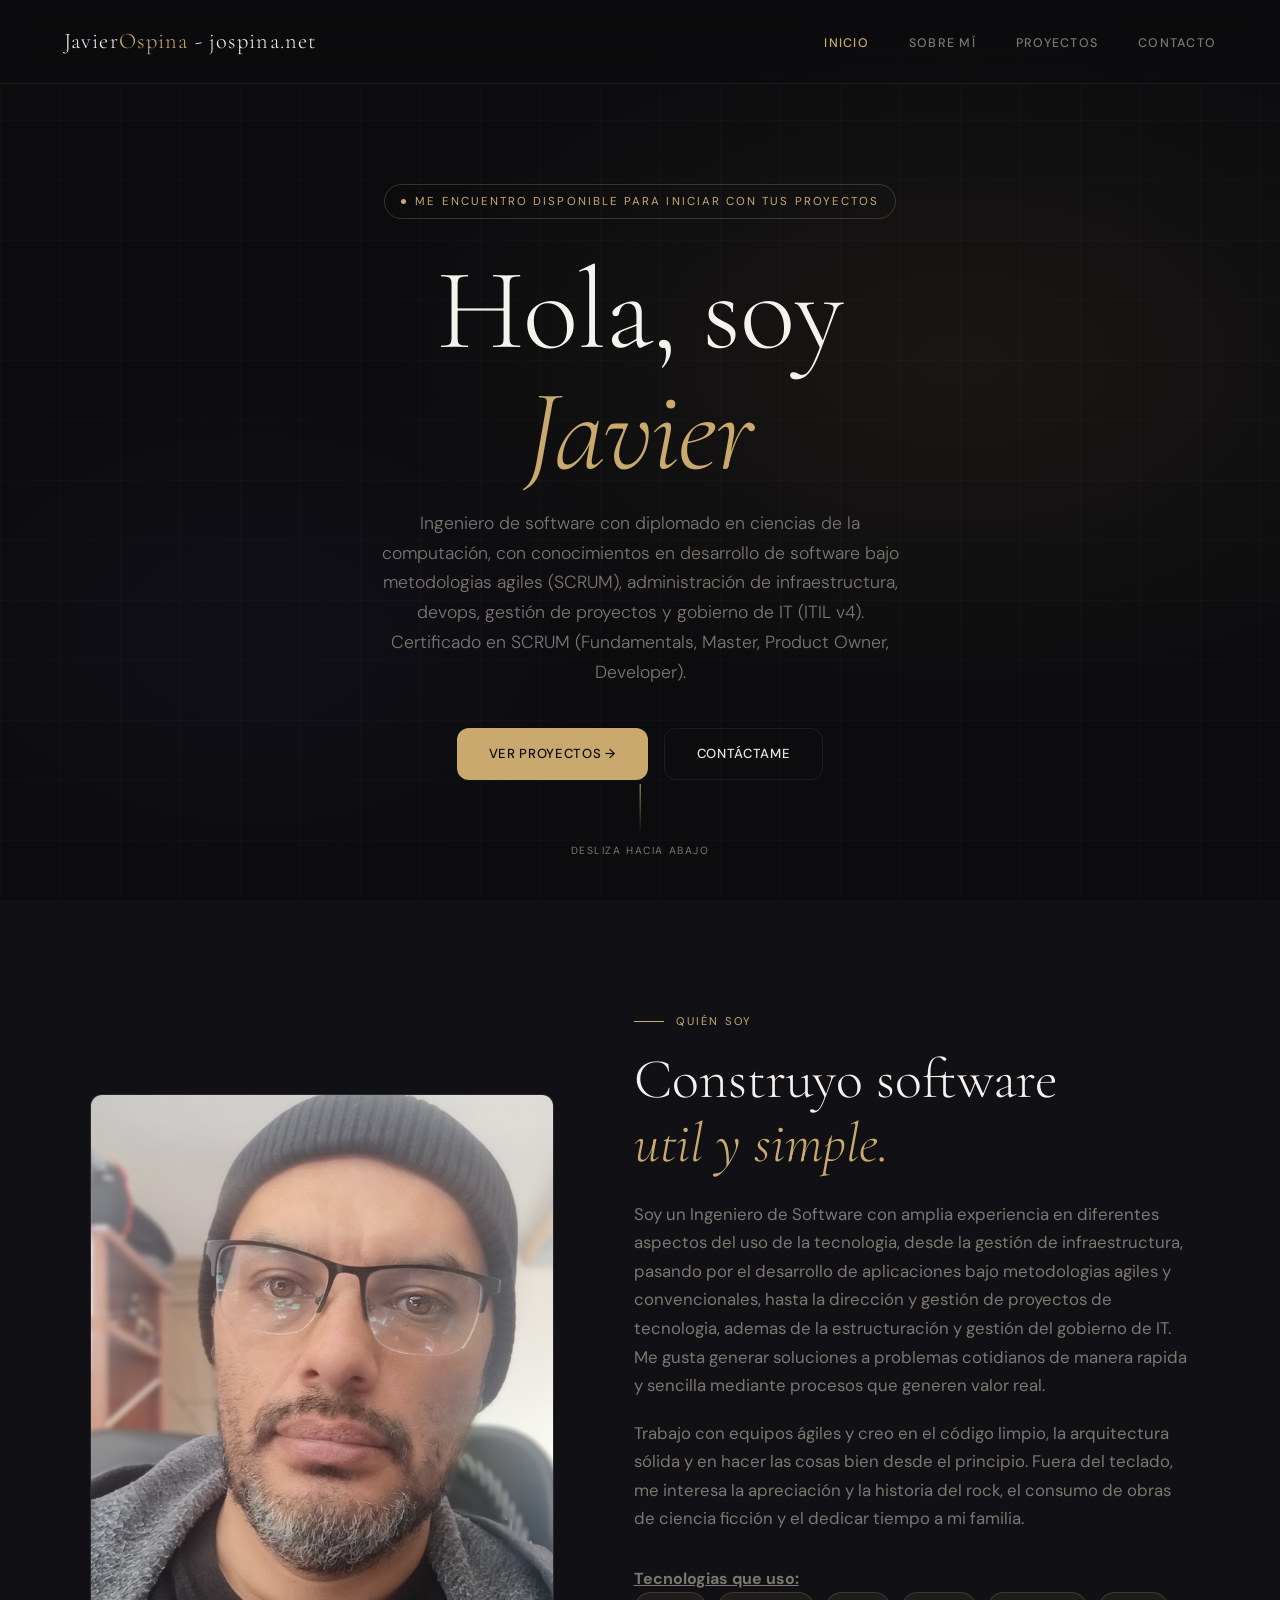
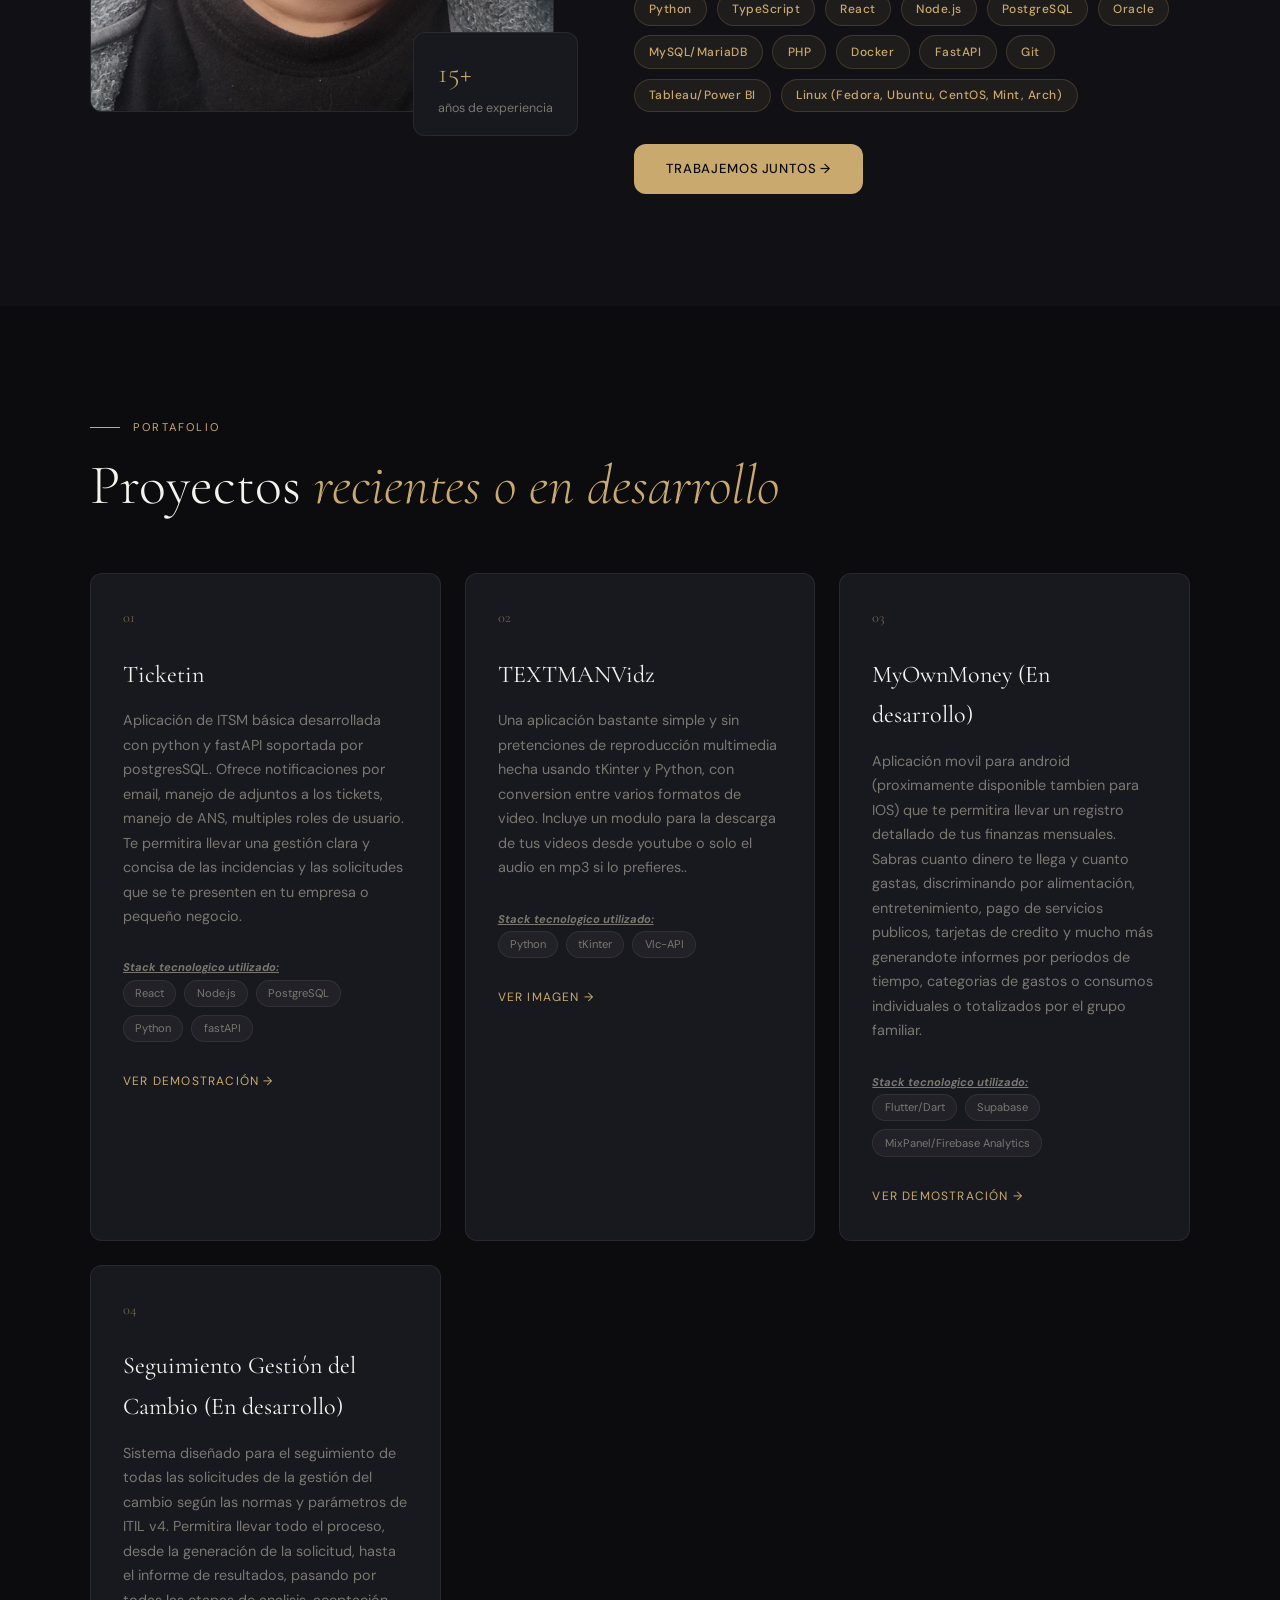
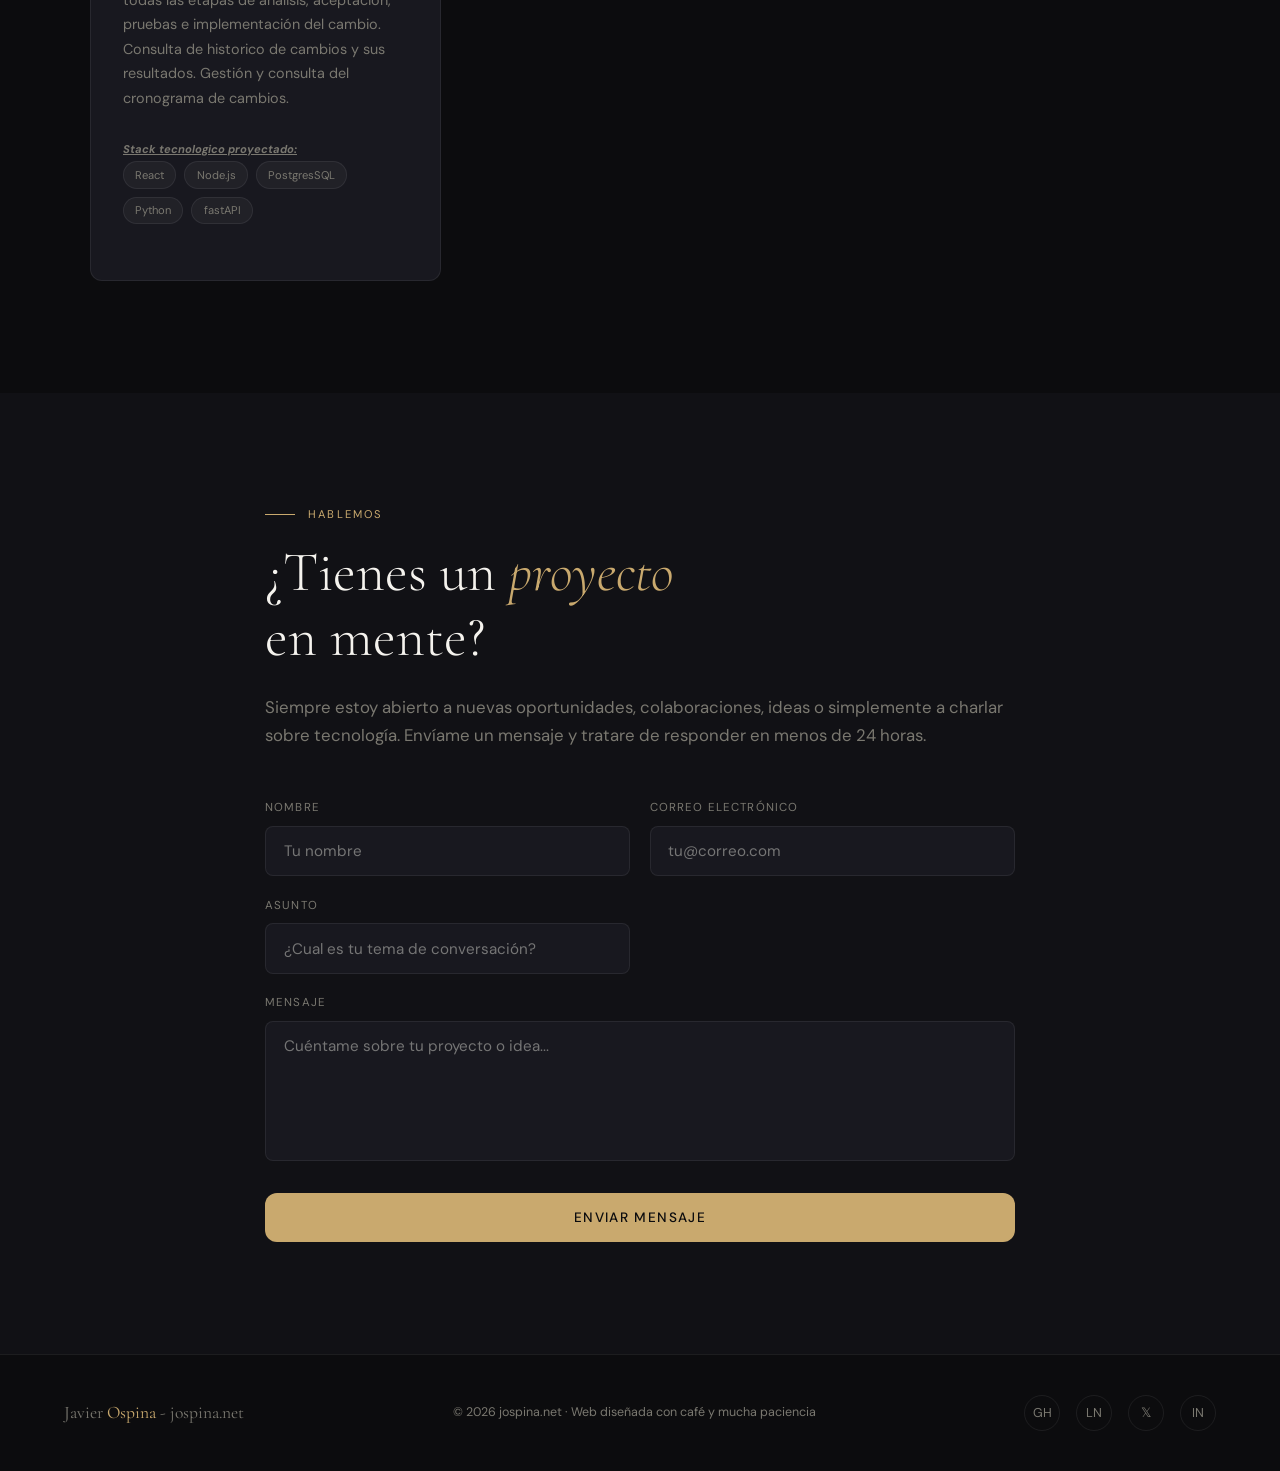
<file: index.html>
<!DOCTYPE html>
<html lang="es-CO">
  <head>
    <meta charset="UTF-8" />
    <meta name="viewport" content="width=device-width, initial-scale=1.0" />
    <title>Javier E. Ospina M. · Ingeniero de Software</title>
    <link rel="preconnect" href="https://fonts.googleapis.com" />
    <link href="https://fonts.googleapis.com/css2?family=Cormorant+Garamond:ital,wght@0,300;0,400;0,600;1,300;1,400&family=DM+Sans:wght@300;400;500&display=swap" rel="stylesheet" />
    <link rel="stylesheet" href="css/css.css">
  </head> 
<body>
  <nav>
    <div class="nav-logo">Javier<span>Ospina</span> - jospina.net</div>
    <ul class="nav-enlaces">
      <li><a href="#inicio">Inicio</a></li>
      <li><a href="#acerca-de">Sobre mí</a></li>
      <li><a href="#proyectos">Proyectos</a></li>
      <li><a href="#contacto">Contacto</a></li>
    </ul>
    <button class="nav-hamburguesa" id="hamburguesa" aria-label="Abrir menú">
      <span></span>
      <span></span>
      <span></span>
    </button>
  </nav>

  <section id="inicio">
    <div class="hero-bg"></div>
    <div class="hero-grid"></div>
    <div class="hero-content">
      <div class="hero-tag">Me encuentro disponible para iniciar con tus proyectos</div>
      <h1>Hola, soy<br><em>Javier</em></h1>
      <p class="hero-subtitle">Ingeniero de software con diplomado en ciencias de la computación, con conocimientos en desarrollo de software bajo metodologias agiles (SCRUM), administración de infraestructura, devops, gestión de proyectos y gobierno de IT (ITIL v4). Certificado en SCRUM (Fundamentals, Master, Product Owner, Developer).</p>
      <div class="hero-ctas">
        <a href="#proyectos" class="btn btn-primary">Ver proyectos →</a>
        <a href="#contacto" class="btn btn-outline">Contáctame</a>
      </div>
    </div>
    <div class="hero-scroll">
      <div class="hero-scroll-line"></div>
      Desliza hacia abajo
    </div>
  </section>

  <section id="acerca-de">
    <div class="acercade-grid">
      <div class="acercade-image-wrap reveal">
        <div class="acercade-foto">
          <img src="imagenes/foto_perfil.jpg" alt="Javier Ospina - Ingeniero de Software" style="width:100%;height:100%;object-fit:cover"> 
        </div>
        <div class="acercade-exp">
          <strong>15+</strong>
          años de experiencia
        </div>
      </div>
      <div class="acercade-texto">
        <div class="section-label reveal">Quién soy</div>
        <h2 class="reveal reveal-delay-1">Construyo software<br><em>util y simple.</em></h2>
        <p class="reveal reveal-delay-2">
          Soy un Ingeniero de Software con amplia experiencia en diferentes aspectos del uso de la tecnologia, desde la gestión de infraestructura, pasando por el desarrollo de aplicaciones bajo metodologias agiles y convencionales, hasta la dirección y gestión de proyectos de tecnologia, ademas de la estructuración y gestión del gobierno de IT. Me gusta generar soluciones a problemas cotidianos de manera rapida y sencilla mediante procesos que generen valor real. 
        </p>
        <p class="reveal reveal-delay-2">
          Trabajo con equipos ágiles y creo en el código limpio, la arquitectura sólida y en hacer las cosas bien desde el principio. Fuera del teclado, me interesa la apreciación y la historia del rock, el consumo de obras de ciencia ficción y el dedicar tiempo a mi familia.
        </p>

        <!-- ****** Tecnologias que uso ****** -->
        <span style="font-size: 0,8em;text-decoration: underline;color: var(--muted);font-weight: bold;">Tecnologias que uso:</span>
        <div class="skills-tags reveal reveal-delay-3">
          <span class="skill-tag">Python</span>
          <span class="skill-tag">TypeScript</span>
          <span class="skill-tag">React</span>
          <span class="skill-tag">Node.js</span>
          <span class="skill-tag">PostgreSQL</span>
          <span class="skill-tag">Oracle</span>
          <span class="skill-tag">MySQL/MariaDB</span>
          <span class="skill-tag">PHP</span>
          <span class="skill-tag">Docker</span>
          <span class="skill-tag">FastAPI</span>
          <span class="skill-tag">Git</span>
          <span class="skill-tag">Tableau/Power BI</span>
          <span class="skill-tag">Linux (Fedora, Ubuntu, CentOS, Mint, Arch)</span>
        </div>
        <a href="#contacto" class="btn btn-primary reveal reveal-delay-3">Trabajemos juntos →</a>
      </div>
    </div>
  </section>

  <section id="proyectos">
    <div class="proyectos-encabezado">
      <div class="section-label reveal">Portafolio</div>
      <h2 class="reveal reveal-delay-1">Proyectos <em>recientes o en desarrollo</em></h2>
    </div>
    <div class="proyectos-grid">
      <div class="tarjeta-proyecto reveal">
        <div class="proyecto-num">01</div>
        <h3>Ticketin</h3>
        <p>Aplicación de ITSM básica desarrollada con python y fastAPI soportada por postgresSQL. Ofrece notificaciones por email, manejo de adjuntos a los tickets, manejo de ANS, multiples roles de usuario. Te permitira llevar una gestión clara y concisa de las incidencias y las solicitudes que se te presenten en tu empresa o pequeño negocio.</p>
        <span class="proyecto-techs-titulos">Stack tecnologico utilizado:</span>
        <div class="proyectos-techs">
          <span class="proyecto-tech">React</span>
          <span class="proyecto-tech">Node.js</span>
          <span class="proyecto-tech">PostgreSQL</span>
          <span class="proyecto-tech">Python</span>
          <span class="proyecto-tech">fastAPI</span>
        </div>
        <a href="wireframes/ticketin/wireframe.html" class="proyecto-enlace" target = "_blank">Ver demostración →</a>
      </div>

      <div class="tarjeta-proyecto reveal reveal-delay-1">
        <div class="proyecto-num">02</div>
        <h3>TEXTMANVidz</h3>
        <p>Una aplicación bastante simple y sin pretenciones de reproducción multimedia hecha usando tKinter y Python, con conversion entre varios formatos de video. Incluye un modulo para la descarga de tus videos desde youtube o solo el audio en mp3 si lo prefieres..</p>
        <span class="proyecto-techs-titulos">Stack tecnologico utilizado:</span>
        <div class="proyectos-techs">
          <span class="proyecto-tech">Python</span>
          <span class="proyecto-tech">tKinter</span>
          <span class="proyecto-tech">Vlc-API</span>
        </div>
        <a href="wireframes/textmanvidz/demo.png" class="proyecto-enlace" target = "_blank">Ver imagen →</a>
      </div>

      <div class="tarjeta-proyecto reveal reveal-delay-2">
        <div class="proyecto-num">03</div>
        <h3>MyOwnMoney (En desarrollo)</h3>
        <p>Aplicación movil para android (proximamente disponible tambien para IOS) que te permitira llevar un registro detallado de tus finanzas mensuales. Sabras cuanto dinero te llega y cuanto gastas, discriminando por alimentación, entretenimiento, pago de servicios publicos, tarjetas de credito y mucho más generandote informes por periodos de tiempo, categorias de gastos o consumos individuales o totalizados por el grupo familiar.</p>
        <span class="proyecto-techs-titulos">Stack tecnologico utilizado:</span>
        <div class="proyectos-techs">
          <span class="proyecto-tech">Flutter/Dart</span>
          <span class="proyecto-tech">Supabase</span>
          <span class="proyecto-tech">MixPanel/Firebase Analytics</span>
        </div>
        <a href="wireframes/miownmoney/wireframe_v3.html" class="proyecto-enlace" target = "_blank">Ver demostración →</a>
      </div>

      <div class="tarjeta-proyecto reveal reveal-delay-2">
        <div class="proyecto-num">04</div>
        <h3>Seguimiento Gestión del Cambio (En desarrollo)</h3>
        <p>Sistema diseñado para el seguimiento de todas las solicitudes de la gestión del cambio según las normas y parámetros de ITIL v4. Permitira llevar todo el proceso, desde la generación de la solicitud, hasta el informe de resultados, pasando por todas las etapas de analisis, aceptación, pruebas e implementación del cambio. Consulta de historico de cambios y sus resultados. Gestión y consulta del cronograma de cambios.</p>
        
        <span class="proyecto-techs-titulos">Stack tecnologico proyectado:</span>
        <div class="proyectos-techs">
          <span class="proyecto-tech">React</span>
          <span class="proyecto-tech">Node.js</span>
          <span class="proyecto-tech">PostgresSQL</span>
          <span class="proyecto-tech">Python</span>
          <span class="proyecto-tech">fastAPI</span>
        </div>
        <!-- <a href="wireframes/miownmoney/wireframe_v3.html" class="proyecto-enlace" target = "_blank">Ver proyecto →</a> -->
      </div>

    </div>
  </section>

  <section id="contacto">
    <div class="contacto-wrap">
      <div class="section-label reveal">Hablemos</div>
      <h2 class="reveal reveal-delay-1">¿Tienes un <em>proyecto</em><br>en mente?</h2>
      <p class="contacto-intro reveal reveal-delay-2">
        Siempre estoy abierto a nuevas oportunidades, colaboraciones, ideas o simplemente a charlar sobre tecnología. Envíame un mensaje y tratare de responder en menos de 24 horas.
      </p>

      <form id="contacto-form" class="reveal reveal-delay-2">
        <div class="form-grid">
          <div class="form-group">
            <label for="nombre">Nombre</label>
            <input type="text" id="nombre" name="nombre" placeholder="Tu nombre" required />
          </div>
          <div class="form-group">
            <label for="email">Correo electrónico</label>
            <input type="email" id="email" name="email" placeholder="tu@correo.com" required />
          </div>
          <div class="form-group">
            <label for="asunto">Asunto</label>
            <input type="text" id="asunto" name="asunto" placeholder="¿Cual es tu tema de conversación?" />
          </div>
        <!--
          <div class="form-group">
            <label for="presupuesto">Presupuesto estimado</label>
            <input type="text" id="presupuesto" name="presupuesto" placeholder="Ej: $1,000,000 – $10,000,000" />
          </div>
        -->
          <div class="form-group full">
            <label for="mensaje">Mensaje</label>
            <textarea id="mensaje" name="mensaje" placeholder="Cuéntame sobre tu proyecto o idea..." required></textarea>
          </div>
          <div class="form-group full form-submit">
            <button type="submit" class="btn-submit" id="submit-btn">Enviar mensaje</button>
          </div>
        </div>
        <div class="form-message" id="form-msj"></div>
      </form>
    </div>
  </section>

  <footer>
    <div class="footer-logo">Javier<span> Ospina</span> - jospina.net</div>
    <div class="footer-copy">© 2026 jospina.net · Web diseñada con café y mucha paciencia</div>
    <div class="redes-sociales">
      <a href="#" class="red-social" target = "_blank" title="GitHub">GH</a>
      <a href="http://www.linkedin.com/in/javier-o-bb9b3934" class="red-social" target = "_blank" title="LinkedIn">LN</a>
      <a href="#" class="red-social" target = "_blank" title="Twitter/X">𝕏</a>
      <a href="#" class="red-social" target = "_blank" title="Instagram">IN</a>
    </div>
  </footer>
  <script src="js/scripts.js"></script>
</body>
</html>
</file>
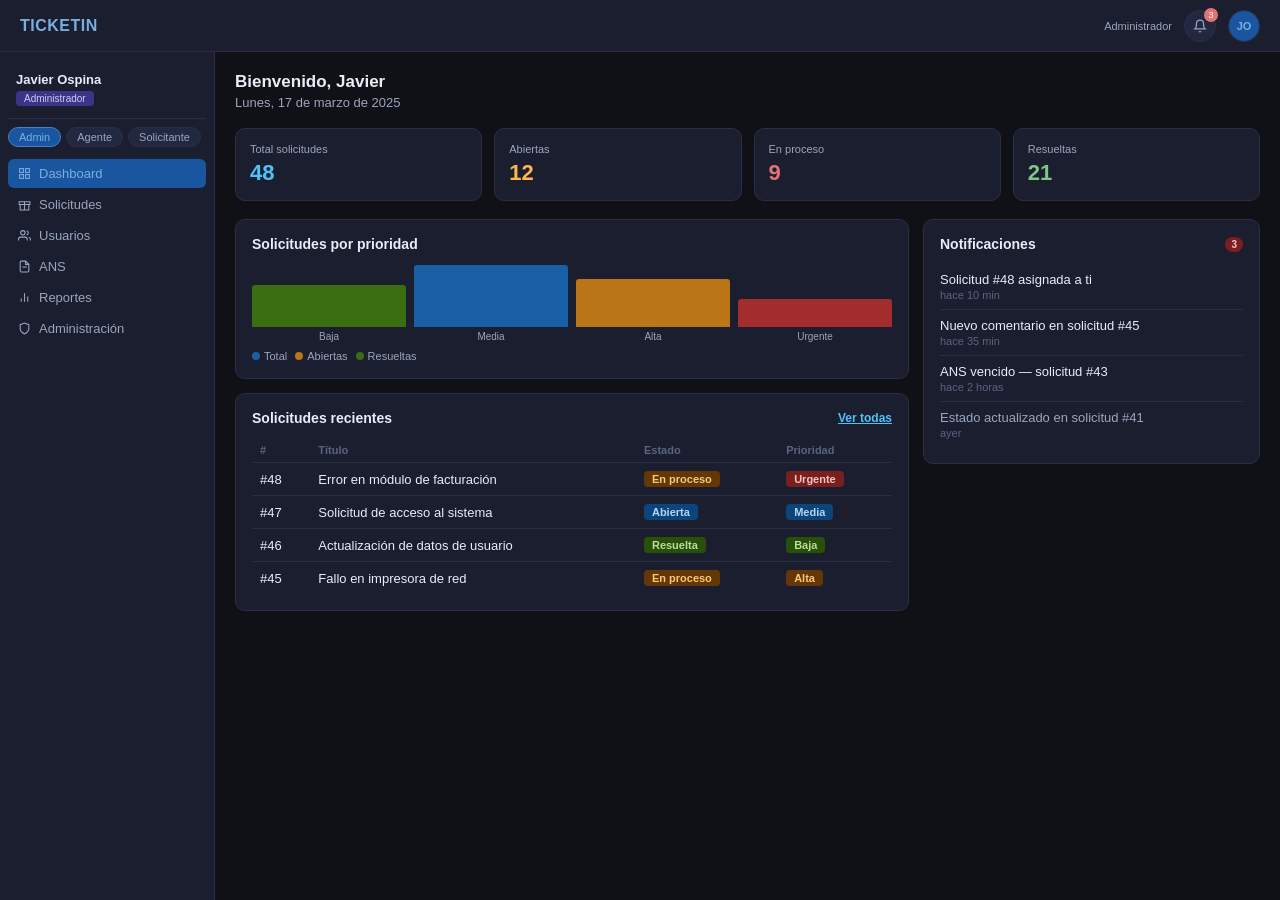
<file: wireframes/ticketin/wireframe.html>
<!DOCTYPE html>
<html lang="es">
<head>
<meta charset="UTF-8">
<meta name="viewport" content="width=device-width, initial-scale=1.0">
<title>Ticketin — Wireframe Interactivo (Modo Oscuro)</title>
<style>
*{box-sizing:border-box;margin:0;padding:0}
body{font-family:Arial,sans-serif}
:root{
  --bg:#0F1117;--surface:#1A1E2E;--surface2:#222840;--border:#2A2F45;
  --text:#E8EDF8;--muted:#9AA5BE;--hint:#5A6480;
  --primary:#4A7FC1;--primary-dark:#1A56A0;--primary-light:#7AAEE0;
  --secondary:#5AAF8C;--accent:#E57373;
  --success:#81C784;--warning:#FFB74D;--error:#E57373;--info:#4FC3F7;
}
.app{display:flex;flex-direction:column;height:100vh;min-height:640px;background:var(--bg)}
.navbar{display:flex;align-items:center;gap:12px;padding:0 20px;height:52px;background:var(--surface);border-bottom:1px solid var(--border);flex-shrink:0}
.nav-logo{font-size:16px;font-weight:700;color:var(--primary-light);flex:1;letter-spacing:.5px}
.nav-role{font-size:11px;color:var(--muted)}
.nav-icon{width:32px;height:32px;border-radius:50%;background:var(--surface2);border:1px solid var(--border);display:flex;align-items:center;justify-content:center;cursor:pointer;font-size:12px;color:var(--muted);position:relative}
.nbadge{position:absolute;top:-3px;right:-3px;width:14px;height:14px;background:var(--error);border-radius:50%;font-size:9px;color:#fff;display:flex;align-items:center;justify-content:center}
.avatar-nav{background:var(--primary-dark);color:var(--primary-light);font-size:11px;font-weight:700}
.layout{display:flex;flex:1;overflow:hidden}
.sidebar{width:215px;background:var(--surface);border-right:1px solid var(--border);padding:12px 8px;flex-shrink:0;overflow-y:auto}
.user-info{padding:8px 8px 12px;border-bottom:1px solid var(--border);margin-bottom:8px}
.u-name{font-size:13px;font-weight:600;color:var(--text)}
.u-badge{display:inline-block;font-size:10px;padding:2px 8px;border-radius:4px;margin-top:4px}
.b-admin{background:#3C3489;color:#CECBF6}
.b-agente{background:#0C447C;color:#B5D4F4}
.b-solic{background:#27500A;color:#C0DD97}
.rol-sel{display:flex;gap:5px;margin-bottom:12px;flex-wrap:wrap}
.r-btn{padding:3px 10px;border-radius:20px;font-size:11px;cursor:pointer;border:1px solid var(--border);background:var(--surface2);color:var(--muted)}
.r-btn.on{background:var(--primary-dark);color:var(--primary-light);border-color:var(--primary)}
.nav-item{display:flex;align-items:center;gap:8px;padding:7px 10px;border-radius:6px;cursor:pointer;font-size:13px;color:var(--muted);margin-bottom:2px}
.nav-item:hover{background:var(--surface2)}
.nav-item.on{background:var(--primary-dark);color:var(--primary-light)}
.main{flex:1;overflow-y:auto;padding:20px;background:var(--bg)}
.pg{display:none}.pg.on{display:block}
.pg-title{font-size:17px;font-weight:600;color:var(--text);margin-bottom:3px}
.pg-sub{font-size:13px;color:var(--muted);margin-bottom:18px}
.stats{display:grid;grid-template-columns:repeat(4,minmax(0,1fr));gap:12px;margin-bottom:18px}
.stat{background:var(--surface);border:1px solid var(--border);border-radius:10px;padding:14px}
.stat-l{font-size:11px;color:var(--muted);margin-bottom:5px}
.stat-v{font-size:22px;font-weight:700}
.sv-b{color:var(--info)}.sv-a{color:var(--warning)}.sv-g{color:var(--success)}.sv-r{color:var(--error)}
.card{background:var(--surface);border:1px solid var(--border);border-radius:10px;padding:16px;margin-bottom:14px}
.c-title{font-size:14px;font-weight:600;color:var(--text);margin-bottom:12px;display:flex;justify-content:space-between;align-items:center}
.two{display:grid;grid-template-columns:minmax(0,2fr) minmax(0,1fr);gap:14px}
.three{display:grid;grid-template-columns:repeat(3,minmax(0,1fr));gap:14px}
.det-two{display:grid;grid-template-columns:minmax(0,3fr) minmax(0,2fr);gap:14px}
table{width:100%;border-collapse:collapse;font-size:13px}
th{text-align:left;font-size:11px;font-weight:600;color:var(--hint);padding:6px 8px;border-bottom:1px solid var(--border)}
td{padding:8px;border-bottom:1px solid var(--border);color:var(--text);font-size:13px}
tr:hover td{background:var(--surface2)}
tr:last-child td{border-bottom:none}
.chip{display:inline-flex;align-items:center;padding:2px 8px;border-radius:4px;font-size:11px;font-weight:600}
.c-ab{background:#0C447C;color:#B5D4F4}.c-pr{background:#633806;color:#FAC775}
.c-re{background:#27500A;color:#C0DD97}.c-ce{background:#2C2C2A;color:#B4B2A9}
.c-es{background:#791F1F;color:#F7C1C1}.c-bl{background:#27500A;color:#C0DD97}
.c-me{background:#0C447C;color:#B5D4F4}.c-al{background:#633806;color:#FAC775}.c-ur{background:#791F1F;color:#F7C1C1}
.btn{padding:6px 14px;border-radius:6px;font-size:13px;cursor:pointer;border:1px solid var(--border);background:var(--surface2);color:var(--text)}
.btn:hover{background:var(--surface);border-color:var(--primary)}
.btn-p{background:var(--primary-dark);color:var(--primary-light);border-color:var(--primary)}
.btn-p:hover{background:var(--primary)}
.btn-sm{padding:4px 10px;font-size:12px}
.lnk{cursor:pointer;color:var(--info);font-size:12px;text-decoration:underline}
.notif{padding:8px 0;border-bottom:1px solid var(--border);font-size:13px;color:var(--muted)}
.notif:last-child{border-bottom:none}
.notif.unread{color:var(--text);font-weight:500}
.notif-t{font-size:11px;color:var(--hint);margin-top:2px}
.irow{display:flex;justify-content:space-between;padding:6px 0;border-bottom:1px solid var(--border);font-size:13px}
.irow:last-child{border-bottom:none}
.ilabel{color:var(--muted)}
.av{width:28px;height:28px;border-radius:50%;background:var(--primary-dark);color:var(--primary-light);font-size:10px;font-weight:700;display:flex;align-items:center;justify-content:center;flex-shrink:0}
.cm-hd{display:flex;align-items:center;gap:8px;margin-bottom:6px}
.cm-auth{font-size:12px;font-weight:600;color:var(--text)}
.cm-txt{font-size:13px;color:var(--muted);line-height:1.5}
.cm-int{background:#412402;border-left:3px solid var(--warning);padding:6px 10px;border-radius:0 4px 4px 0;margin-top:4px}
.cm-item{padding:10px 0;border-bottom:1px solid var(--border)}
.cm-item:last-child{border-bottom:none}
.ed-mock{border:1px solid var(--border);border-radius:6px;overflow:hidden;margin-top:8px}
.ed-bar{background:var(--surface2);padding:6px 8px;display:flex;gap:5px;border-bottom:1px solid var(--border);flex-wrap:wrap}
.tb{padding:2px 6px;border-radius:4px;font-size:12px;border:1px solid var(--border);background:var(--surface);cursor:pointer;color:var(--muted)}
.ed-body{padding:8px;min-height:64px;font-size:13px;color:var(--hint)}
.dz{border:2px dashed var(--border);border-radius:8px;padding:18px;text-align:center;color:var(--muted);font-size:13px;margin-bottom:10px}
.fi{display:flex;align-items:center;gap:8px;padding:6px 8px;border:1px solid var(--border);border-radius:6px;margin-bottom:6px;font-size:12px}
.fi-ic{width:28px;height:28px;border-radius:4px;display:flex;align-items:center;justify-content:center;font-size:10px;font-weight:700}
.fi-img{background:#0C447C;color:#B5D4F4}.fi-doc{background:#27500A;color:#C0DD97}
.fi-nm{flex:1;color:var(--text)}.fi-sz{color:var(--muted)}
.fl{width:100%;padding:7px 10px;border-radius:6px;border:1px solid var(--border);background:var(--surface2);color:var(--text);font-size:13px}
.fl-l{font-size:12px;color:var(--muted);margin-bottom:4px;display:block}
.fg{margin-bottom:12px}
.sw{width:36px;height:20px;background:var(--secondary);border-radius:10px;position:relative;cursor:pointer;flex-shrink:0}
.sw-d{width:16px;height:16px;background:#fff;border-radius:50%;position:absolute;top:2px;right:2px}
.sw-off{background:var(--border)}.sw-off .sw-d{right:auto;left:2px}
.tabs{display:flex;border-bottom:1px solid var(--border);margin-bottom:14px}
.tab{padding:8px 16px;font-size:13px;cursor:pointer;color:var(--muted);border-bottom:2px solid transparent}
.tab.on{color:var(--primary-light);border-bottom-color:var(--primary)}
.bc{font-size:12px;color:var(--muted);margin-bottom:10px}
.bc span{color:var(--info);cursor:pointer}
.hist{display:flex;gap:6px;padding:5px 0;font-size:12px;align-items:center;border-bottom:1px solid var(--border)}
.hist:last-child{border-bottom:none}
.bars{display:flex;align-items:flex-end;gap:8px;height:78px;margin:8px 0}
.bar{flex:1;border-radius:3px 3px 0 0}
.bar-l{font-size:10px;color:var(--muted);text-align:center;margin-top:4px}
.leg{display:flex;flex-wrap:wrap;gap:8px;margin-top:6px}
.leg-i{display:flex;align-items:center;gap:4px;font-size:11px;color:var(--muted)}
.leg-d{width:8px;height:8px;border-radius:50%;flex-shrink:0}
.pb{height:4px;background:var(--border);border-radius:2px;overflow:hidden;margin-top:4px}
.pb-f{height:100%;background:var(--primary);border-radius:2px}
.smtp-g{display:grid;grid-template-columns:minmax(0,2fr) minmax(0,1fr);gap:10px}
</style>
</head>
<body>
<div class="app">
<div class="navbar">
  <div class="nav-logo">TICKETIN</div>
  <div class="nav-role" id="nrl">Administrador</div>
  <div class="nav-icon"><svg width="14" height="14" viewBox="0 0 24 24" fill="none" stroke="currentColor" stroke-width="2"><path d="M18 8A6 6 0 0 0 6 8c0 7-3 9-3 9h18s-3-2-3-9"/><path d="M13.73 21a2 2 0 0 1-3.46 0"/></svg><div class="nbadge">3</div></div>
  <div class="nav-icon avatar-nav" id="avt">JO</div>
</div>
<div class="layout">
<div class="sidebar">
  <div class="user-info">
    <div class="u-name" id="unm">Javier Ospina</div>
    <div class="u-badge b-admin" id="ubg">Administrador</div>
  </div>
  <div class="rol-sel">
    <div class="r-btn on" onclick="setRol('admin',this)">Admin</div>
    <div class="r-btn" onclick="setRol('agente',this)">Agente</div>
    <div class="r-btn" onclick="setRol('solic',this)">Solicitante</div>
  </div>
  <div class="nav-item on" onclick="go('dash')"><svg width="13" height="13" viewBox="0 0 24 24" fill="none" stroke="currentColor" stroke-width="2"><rect x="3" y="3" width="7" height="7"/><rect x="14" y="3" width="7" height="7"/><rect x="3" y="14" width="7" height="7"/><rect x="14" y="14" width="7" height="7"/></svg>Dashboard</div>
  <div class="nav-item" onclick="go('tickets')"><svg width="13" height="13" viewBox="0 0 24 24" fill="none" stroke="currentColor" stroke-width="2"><path d="M20 12V22H4V12"/><path d="M22 7H2v5h20V7z"/><path d="M12 22V7"/></svg>Solicitudes</div>
  <div class="nav-item" id="ni-usr" onclick="go('usuarios')"><svg width="13" height="13" viewBox="0 0 24 24" fill="none" stroke="currentColor" stroke-width="2"><path d="M17 21v-2a4 4 0 0 0-4-4H5a4 4 0 0 0-4 4v2"/><circle cx="9" cy="7" r="4"/><path d="M23 21v-2a4 4 0 0 0-3-3.87"/><path d="M16 3.13a4 4 0 0 1 0 7.75"/></svg>Usuarios</div>
  <div class="nav-item" id="ni-ans" onclick="go('ans')"><svg width="13" height="13" viewBox="0 0 24 24" fill="none" stroke="currentColor" stroke-width="2"><path d="M14 2H6a2 2 0 0 0-2 2v16a2 2 0 0 0 2 2h12a2 2 0 0 0 2-2V8z"/><polyline points="14 2 14 8 20 8"/><line x1="16" y1="13" x2="8" y2="13"/></svg>ANS</div>
  <div class="nav-item" id="ni-rep" onclick="go('reportes')"><svg width="13" height="13" viewBox="0 0 24 24" fill="none" stroke="currentColor" stroke-width="2"><line x1="18" y1="20" x2="18" y2="10"/><line x1="12" y1="20" x2="12" y2="4"/><line x1="6" y1="20" x2="6" y2="14"/></svg>Reportes</div>
  <div class="nav-item" id="ni-adm" onclick="go('admin')"><svg width="13" height="13" viewBox="0 0 24 24" fill="none" stroke="currentColor" stroke-width="2"><path d="M12 22s8-4 8-10V5l-8-3-8 3v7c0 6 8 10 8 10z"/></svg>Administración</div>
</div>
<div class="main">

<div class="pg on" id="pg-dash">
  <div class="pg-title" id="dash-hi">Bienvenido, Javier</div>
  <div class="pg-sub">Lunes, 17 de marzo de 2025</div>
  <div class="stats" id="dash-stats">
    <div class="stat"><div class="stat-l">Total solicitudes</div><div class="stat-v sv-b">48</div></div>
    <div class="stat"><div class="stat-l">Abiertas</div><div class="stat-v sv-a">12</div></div>
    <div class="stat"><div class="stat-l">En proceso</div><div class="stat-v sv-r">9</div></div>
    <div class="stat"><div class="stat-l">Resueltas</div><div class="stat-v sv-g">21</div></div>
  </div>
  <div class="two">
    <div>
      <div class="card" id="dash-chart">
        <div class="c-title">Solicitudes por prioridad</div>
        <div class="bars">
          <div style="flex:1;text-align:center"><div class="bar" style="height:42px;background:#3B6D11"></div><div class="bar-l">Baja</div></div>
          <div style="flex:1;text-align:center"><div class="bar" style="height:62px;background:#185FA5"></div><div class="bar-l">Media</div></div>
          <div style="flex:1;text-align:center"><div class="bar" style="height:48px;background:#BA7517"></div><div class="bar-l">Alta</div></div>
          <div style="flex:1;text-align:center"><div class="bar" style="height:28px;background:#A32D2D"></div><div class="bar-l">Urgente</div></div>
        </div>
        <div class="leg">
          <div class="leg-i"><div class="leg-d" style="background:#185FA5"></div>Total</div>
          <div class="leg-i"><div class="leg-d" style="background:#BA7517"></div>Abiertas</div>
          <div class="leg-i"><div class="leg-d" style="background:#3B6D11"></div>Resueltas</div>
        </div>
      </div>
      <div class="card">
        <div class="c-title">Solicitudes recientes <span class="lnk" onclick="go('tickets')">Ver todas</span></div>
        <table><thead><tr><th>#</th><th>Título</th><th>Estado</th><th>Prioridad</th></tr></thead>
        <tbody>
          <tr style="cursor:pointer" onclick="go('detalle')"><td>#48</td><td>Error en módulo de facturación</td><td><span class="chip c-pr">En proceso</span></td><td><span class="chip c-ur">Urgente</span></td></tr>
          <tr style="cursor:pointer" onclick="go('detalle')"><td>#47</td><td>Solicitud de acceso al sistema</td><td><span class="chip c-ab">Abierta</span></td><td><span class="chip c-me">Media</span></td></tr>
          <tr style="cursor:pointer" onclick="go('detalle')"><td>#46</td><td>Actualización de datos de usuario</td><td><span class="chip c-re">Resuelta</span></td><td><span class="chip c-bl">Baja</span></td></tr>
          <tr style="cursor:pointer" onclick="go('detalle')"><td>#45</td><td>Fallo en impresora de red</td><td><span class="chip c-pr">En proceso</span></td><td><span class="chip c-al">Alta</span></td></tr>
        </tbody></table>
      </div>
    </div>
    <div>
      <div class="card">
        <div class="c-title">Notificaciones <span style="background:#791F1F;color:#F7C1C1;font-size:10px;padding:2px 6px;border-radius:10px">3</span></div>
        <div class="notif unread"><div>Solicitud #48 asignada a ti</div><div class="notif-t">hace 10 min</div></div>
        <div class="notif unread"><div>Nuevo comentario en solicitud #45</div><div class="notif-t">hace 35 min</div></div>
        <div class="notif unread"><div>ANS vencido — solicitud #43</div><div class="notif-t">hace 2 horas</div></div>
        <div class="notif"><div>Estado actualizado en solicitud #41</div><div class="notif-t">ayer</div></div>
      </div>
    </div>
  </div>
</div>

<div class="pg" id="pg-tickets">
  <div style="display:flex;justify-content:space-between;align-items:flex-start;margin-bottom:18px">
    <div><div class="pg-title">Solicitudes</div><div class="pg-sub">48 solicitudes encontradas</div></div>
    <button class="btn btn-p btn-sm" id="btn-nva" onclick="go('nueva')">+ Nueva solicitud</button>
  </div>
  <div class="card" style="padding:10px 14px;margin-bottom:10px">
    <div style="display:flex;gap:8px;flex-wrap:wrap">
      <input class="fl" style="max-width:200px;padding:5px 10px" placeholder="Buscar por ID o título...">
      <select class="fl" style="max-width:145px;padding:5px 10px"><option>Todos los estados</option><option>Abierta</option><option>En proceso</option><option>Resuelta</option><option>Cerrada</option></select>
      <select class="fl" style="max-width:145px;padding:5px 10px"><option>Todas las prioridades</option><option>Baja</option><option>Media</option><option>Alta</option><option>Urgente</option></select>
    </div>
  </div>
  <div class="card" style="padding:0">
    <table><thead><tr><th style="padding:10px 12px">#</th><th>Título</th><th>Estado</th><th>Prioridad</th><th>Solicitante</th><th>Fecha</th><th></th></tr></thead>
    <tbody>
      <tr><td style="padding:10px 12px">#48</td><td>Error en módulo de facturación</td><td><span class="chip c-pr">En proceso</span></td><td><span class="chip c-ur">Urgente</span></td><td>Carolina S.</td><td style="color:var(--muted);font-size:12px">16/03/2025</td><td><span class="lnk" onclick="go('detalle')">Ver</span></td></tr>
      <tr><td style="padding:10px 12px">#47</td><td>Solicitud de acceso al sistema SGC</td><td><span class="chip c-ab">Abierta</span></td><td><span class="chip c-me">Media</span></td><td>Ivonne O.</td><td style="color:var(--muted);font-size:12px">15/03/2025</td><td><span class="lnk" onclick="go('detalle')">Ver</span></td></tr>
      <tr><td style="padding:10px 12px">#46</td><td>Actualización de datos corporativos</td><td><span class="chip c-re">Resuelta</span></td><td><span class="chip c-bl">Baja</span></td><td>Blanca M.</td><td style="color:var(--muted);font-size:12px">14/03/2025</td><td><span class="lnk" onclick="go('detalle')">Ver</span></td></tr>
      <tr><td style="padding:10px 12px">#45</td><td>Fallo en impresora de red </td><td><span class="chip c-pr">En proceso</span></td><td><span class="chip c-al">Alta</span></td><td>Bernardo S.</td><td style="color:var(--muted);font-size:12px">13/03/2025</td><td><span class="lnk" onclick="go('detalle')">Ver</span></td></tr>
      <tr><td style="padding:10px 12px">#44</td><td>Correo corporativo sin acceso</td><td><span class="chip c-es">Escalada</span></td><td><span class="chip c-ur">Urgente</span></td><td>Juan O.</td><td style="color:var(--muted);font-size:12px">12/03/2025</td><td><span class="lnk" onclick="go('detalle')">Ver</span></td></tr>
      <tr><td style="padding:10px 12px">#43</td><td>Instalación de software contable</td><td><span class="chip c-ce">Cerrada</span></td><td><span class="chip c-me">Media</span></td><td>Ana D.</td><td style="color:var(--muted);font-size:12px">11/03/2025</td><td><span class="lnk" onclick="go('detalle')">Ver</span></td></tr>
    </tbody></table>
  </div>
</div>

<div class="pg" id="pg-detalle">
  <div class="bc"><span onclick="go('tickets')">Solicitudes</span> › #48</div>
  <div style="display:flex;justify-content:space-between;align-items:center;margin-bottom:14px;flex-wrap:wrap;gap:8px">
    <div class="pg-title">Solicitud #48</div>
    <div style="display:flex;gap:8px" id="det-act">
      <button class="btn btn-sm">Cambiar estado</button>
      <button class="btn btn-p btn-sm" id="btn-asig">Asignar agente</button>
    </div>
  </div>
  <div class="det-two">
    <div>
      <div class="card">
        <div style="display:flex;gap:8px;margin-bottom:10px"><span class="chip c-pr">En proceso</span><span class="chip c-ur">Urgente</span></div>
        <div style="font-size:15px;font-weight:600;color:var(--text);margin-bottom:10px">Error en módulo de facturación</div>
        <div style="font-size:13px;color:var(--muted);line-height:1.7">Al intentar generar una factura desde el módulo de ventas, el sistema lanza un error <code style="background:var(--surface2);padding:1px 5px;border-radius:3px;font-size:12px;color:var(--info)">NullPointerException</code> en la línea 342.<br><br><span style="color:var(--text);font-weight:600">Pasos para reproducir:</span><br>1. Ir a Ventas → Nueva factura<br>2. Seleccionar cliente con NIT<br>3. El error aparece al hacer click en "Calcular"</div>
      </div>
      <div class="card">
        <div class="c-title">Archivos adjuntos <span style="font-size:12px;font-weight:400;color:var(--muted)">2 archivos</span></div>
        <div class="fi"><div class="fi-ic fi-img">IMG</div><div class="fi-nm">captura_error.png</div><div class="fi-sz">234 KB</div><span class="lnk">Descargar</span></div>
        <div class="fi"><div class="fi-ic fi-doc">DOC</div><div class="fi-nm">reporte_incidente.docx</div><div class="fi-sz">48 KB</div><span class="lnk">Descargar</span></div>
        <div id="dz-area"><div class="dz" style="margin-top:10px;padding:10px">Arrastra archivos aquí o <span style="color:var(--info);cursor:pointer">selecciona</span><br><span style="font-size:11px">JPG, PNG, PDF, Word, Excel — máx. 10 MB</span></div></div>
      </div>
      <div class="card">
        <div class="c-title">Comentarios (2)</div>
        <div class="cm-item">
          <div class="cm-hd"><div class="av">CS</div><div><div class="cm-auth">Carolina Moreno — Agente</div><div style="font-size:11px;color:var(--hint)">16/03/2025 10:42</div></div></div>
          <div class="cm-txt">Revisando el log del servidor. Parece ser un problema con la validación de NIT de más de 10 dígitos.</div>
        </div>
        <div class="cm-item">
          <div class="cm-hd"><div class="av" style="background:#0F6E56">CM</div><div><div class="cm-auth">Juan Ospina — Solicitante</div><div style="font-size:11px;color:var(--hint)">16/03/2025 09:15</div></div><span style="background:#412402;color:var(--warning);font-size:10px;padding:1px 6px;border-radius:3px;margin-left:4px">Interno</span></div>
          <div class="cm-txt cm-int">El problema también afecta a facturas de exportación. Adjunto log completo del servidor.</div>
        </div>
        <div class="ed-mock">
          <div class="ed-bar"><div class="tb"><strong>B</strong></div><div class="tb"><em>I</em></div><div class="tb" style="text-decoration:underline">U</div><div class="tb">≡</div><div class="tb">IMG</div><div class="tb" style="margin-left:auto">🔓</div></div>
          <div class="ed-body">Escribe un comentario... (soporta imágenes con Ctrl+V)</div>
        </div>
        <div style="display:flex;justify-content:flex-end;margin-top:8px"><button class="btn btn-p btn-sm">Comentar</button></div>
      </div>
    </div>
    <div>
      <div class="card">
        <div class="c-title">Información</div>
        <div class="irow"><span class="ilabel">Solicitante</span><span>Juan Ospina</span></div>
        <div class="irow"><span class="ilabel">Agente</span><span>Carolina Moreno</span></div>
        <div class="irow"><span class="ilabel">Creado</span><span style="font-size:12px">16/03/2025 08:30</span></div>
        <div class="irow"><span class="ilabel">Actualizado</span><span style="font-size:12px">16/03/2025 10:42</span></div>
        <div class="irow"><span class="ilabel">ANS límite</span><span style="color:var(--error);font-size:12px">16/03 09:30 ⚠</span></div>
      </div>
      <div class="card">
        <div class="c-title">Historial de estados</div>
        <div class="hist"><span class="chip c-ab" style="font-size:10px">Abierta</span><span style="color:var(--muted);padding:0 4px">→</span><span class="chip c-pr" style="font-size:10px">En proceso</span></div>
        <div style="font-size:11px;color:var(--hint);padding:4px 0 6px">Carolina M. · 16/03 09:45 · Asignado para revisión</div>
      </div>
    </div>
  </div>
</div>

<div class="pg" id="pg-nueva">
  <div class="bc"><span onclick="go('tickets')">Solicitudes</span> › Nueva solicitud</div>
  <div class="pg-title" style="margin-bottom:18px">Nueva Solicitud</div>
  <div class="card" style="max-width:740px">
    <div style="font-size:12px;color:var(--muted);margin-bottom:14px;padding:6px 10px;background:var(--surface2);border-radius:6px">Paso 1 de 2 — Completa los detalles del problema o requerimiento</div>
    <div class="fg"><label class="fl-l">Título *</label><input class="fl" placeholder="Describe brevemente el problema..." value="Error en módulo de facturación"></div>
    <div class="fg"><label class="fl-l">Descripción * — editor enriquecido con imágenes inline</label>
      <div class="ed-mock"><div class="ed-bar"><div class="tb"><strong>B</strong></div><div class="tb"><em>I</em></div><div class="tb" style="text-decoration:underline">U</div><div class="tb">≡</div><div class="tb">1.</div><div class="tb">IMG</div><div class="tb">🔗</div></div><div class="ed-body" style="min-height:90px">Describe el problema. Puedes pegar imágenes con Ctrl+V o usar el botón IMG.</div></div>
    </div>
    <div class="fg"><label class="fl-l">Prioridad *</label><select class="fl" style="max-width:300px"><option>Baja</option><option>Media</option><option selected>Alta — Impacto significativo</option><option>Urgente</option></select></div>
    <div style="display:flex;justify-content:flex-end;gap:8px;margin-top:4px"><button class="btn btn-sm" onclick="go('tickets')">Cancelar</button><button class="btn btn-p btn-sm" onclick="go('nueva2')">Crear solicitud →</button></div>
  </div>
</div>

<div class="pg" id="pg-nueva2">
  <div class="bc"><span onclick="go('tickets')">Solicitudes</span> › Nueva solicitud</div>
  <div class="pg-title" style="margin-bottom:18px">Solicitud creada</div>
  <div class="card" style="max-width:740px">
    <div style="font-size:12px;color:var(--muted);margin-bottom:14px;padding:6px 10px;background:var(--surface2);border-radius:6px">Paso 2 de 2 — Adjunta archivos de soporte si es necesario</div>
    <div style="background:#173404;border-radius:6px;padding:10px 12px;color:var(--success);font-size:13px;margin-bottom:14px">La solicitud #49 fue creada correctamente.</div>
    <div class="dz"><div style="font-size:22px;margin-bottom:6px;color:var(--hint)">↑</div>Arrastra archivos aquí o <span style="color:var(--info);cursor:pointer">haz click para seleccionar</span><br><span style="font-size:11px">JPG, PNG, PDF, Word, Excel, TXT — máx. 10 MB</span></div>
    <div class="fi"><div class="fi-ic fi-img">IMG</div><div class="fi-nm">screenshot.png</div><div class="fi-sz">156 KB</div><div class="pb" style="flex:1"><div class="pb-f" style="width:100%"></div></div></div>
    <div style="display:flex;justify-content:flex-end;margin-top:14px"><button class="btn btn-p btn-sm" onclick="go('detalle')">Ir al detalle de la solicitud →</button></div>
  </div>
</div>

<div class="pg" id="pg-usuarios">
  <div style="display:flex;justify-content:space-between;align-items:flex-start;margin-bottom:18px"><div><div class="pg-title">Usuarios</div><div class="pg-sub">6 usuarios registrados</div></div><button class="btn btn-p btn-sm">+ Nuevo usuario</button></div>
  <div class="card" style="padding:10px 14px;margin-bottom:10px"><input class="fl" style="max-width:280px;padding:5px 10px" placeholder="Buscar por nombre o correo..."></div>
  <div class="card" style="padding:0"><table><thead><tr><th style="padding:10px 12px">Nombre</th><th>Correo</th><th>Rol</th><th>Estado</th><th>Registrado</th><th></th></tr></thead>
  <tbody>
    <tr><td style="padding:10px 12px">Javier Ospina</td><td style="font-size:12px">javier@jospina.net</td><td><span class="chip b-admin" style="font-size:10px">Administrador</span></td><td><span style="color:var(--success);font-size:12px">● Activo</span></td><td style="font-size:12px;color:var(--muted)">01/01/2025</td><td><span class="lnk">Editar</span></td></tr>
    <tr><td style="padding:10px 12px">Carolina Sanchez</td><td style="font-size:12px">carolina@jospina.net</td><td><span class="chip b-agente" style="font-size:10px">Agente</span></td><td><span style="color:var(--success);font-size:12px">● Activo</span></td><td style="font-size:12px;color:var(--muted)">05/01/2025</td><td><span class="lnk">Editar</span></td></tr>
    <tr><td style="padding:10px 12px">Juan Ospina</td><td style="font-size:12px">juan@jospina.net</td><td><span class="chip b-agente" style="font-size:10px">Agente</span></td><td><span style="color:var(--success);font-size:12px">● Activo</span></td><td style="font-size:12px;color:var(--muted)">10/01/2025</td><td><span class="lnk">Editar</span></td></tr>
    <tr><td style="padding:10px 12px">Ivonne Malagón</td><td style="font-size:12px">ivonne@jospina.net</td><td><span class="chip b-solic" style="font-size:10px">Solicitante</span></td><td><span style="color:var(--success);font-size:12px">● Activo</span></td><td style="font-size:12px;color:var(--muted)">12/01/2025</td><td><span class="lnk">Editar</span></td></tr>
    <tr><td style="padding:10px 12px">Blanca Ospina</td><td style="font-size:12px">blanca@jospina.net</td><td><span class="chip b-solic" style="font-size:10px">Solicitante</span></td><td><span style="color:var(--error);font-size:12px">○ Inactivo</span></td><td style="font-size:12px;color:var(--muted)">20/01/2025</td><td><span class="lnk">Editar</span></td></tr>
  </tbody></table></div>
</div>

<div class="pg" id="pg-ans">
  <div style="display:flex;justify-content:space-between;align-items:flex-start;margin-bottom:18px"><div><div class="pg-title">Acuerdos de Nivel de Servicio</div><div class="pg-sub">Tiempos por prioridad</div></div><button class="btn btn-p btn-sm">+ Nuevo ANS</button></div>
  <div class="card" style="padding:0"><table><thead><tr><th style="padding:10px 12px">Nombre</th><th>Prioridad</th><th>T. Respuesta</th><th>T. Resolución</th><th>Estado</th><th></th></tr></thead>
  <tbody>
    <tr><td style="padding:10px 12px">ANS Baja</td><td><span class="chip c-bl">Baja</span></td><td>24 horas</td><td>72 horas</td><td><span style="color:var(--success);font-size:12px">● Activo</span></td><td><span class="lnk">Editar</span></td></tr>
    <tr><td style="padding:10px 12px">ANS Media</td><td><span class="chip c-me">Media</span></td><td>8 horas</td><td>24 horas</td><td><span style="color:var(--success);font-size:12px">● Activo</span></td><td><span class="lnk">Editar</span></td></tr>
    <tr><td style="padding:10px 12px">ANS Alta</td><td><span class="chip c-al">Alta</span></td><td>4 horas</td><td>8 horas</td><td><span style="color:var(--success);font-size:12px">● Activo</span></td><td><span class="lnk">Editar</span></td></tr>
    <tr><td style="padding:10px 12px">ANS Urgente</td><td><span class="chip c-ur">Urgente</span></td><td>1 hora</td><td>4 horas</td><td><span style="color:var(--success);font-size:12px">● Activo</span></td><td><span class="lnk">Editar</span></td></tr>
  </tbody></table></div>
</div>

<div class="pg" id="pg-reportes">
  <div class="pg-title">Reportes</div><div class="pg-sub">Estadísticas generales del sistema</div>
  <div class="stats"><div class="stat"><div class="stat-l">Total solicitudes</div><div class="stat-v sv-b">48</div></div><div class="stat"><div class="stat-l">Abiertas</div><div class="stat-v sv-a">12</div></div><div class="stat"><div class="stat-l">En proceso</div><div class="stat-v sv-r">9</div></div><div class="stat"><div class="stat-l">Resueltas</div><div class="stat-v sv-g">21</div></div></div>
  <div class="two">
    <div class="card"><div class="c-title">Por prioridad</div><table><thead><tr><th>Prioridad</th><th>Total</th><th>Abiertas</th><th>Resueltas</th></tr></thead><tbody><tr><td><span class="chip c-bl">Baja</span></td><td>10</td><td>2</td><td>7</td></tr><tr><td><span class="chip c-me">Media</span></td><td>20</td><td>5</td><td>10</td></tr><tr><td><span class="chip c-al">Alta</span></td><td>13</td><td>4</td><td>3</td></tr><tr><td><span class="chip c-ur">Urgente</span></td><td>5</td><td>1</td><td>1</td></tr></tbody></table></div>
    <div class="card"><div class="c-title">Por agente</div><table><thead><tr><th>Agente</th><th>Asignadas</th><th>Resueltas</th></tr></thead><tbody><tr><td>Jorge M.</td><td>18</td><td>12</td></tr><tr><td>María T.</td><td>15</td><td>9</td></tr></tbody></table></div>
  </div>
  <div class="card"><div class="c-title">Cumplimiento ANS</div><div class="three"><div style="text-align:center;padding:10px 0"><div style="font-size:26px;font-weight:700;color:var(--info)">33</div><div style="font-size:12px;color:var(--muted)">Solicitudes con ANS</div></div><div style="text-align:center;padding:10px 0"><div style="font-size:26px;font-weight:700;color:var(--success)">78%</div><div style="font-size:12px;color:var(--muted)">Cumplimiento respuesta</div></div><div style="text-align:center;padding:10px 0"><div style="font-size:26px;font-weight:700;color:var(--warning)">64%</div><div style="font-size:12px;color:var(--muted)">Cumplimiento resolución</div></div></div></div>
</div>

<div class="pg" id="pg-admin">
  <div class="pg-title">Administración</div><div class="pg-sub" style="margin-bottom:14px">Configuración, correo y auditoría</div>
  <div class="card">
    <div class="tabs"><div class="tab on" onclick="atab(0,this)">Configuración</div><div class="tab" onclick="atab(1,this)">Correo / SMTP</div><div class="tab" onclick="atab(2,this)">Auditoría</div></div>
    <div id="at0">
      <div style="display:flex;justify-content:space-between;align-items:center;margin-bottom:12px"><button class="btn btn-sm" style="color:var(--warning);border-color:#633806"> Verificar ANS vencidos</button><button class="btn btn-p btn-sm">+ Nueva clave</button></div>
      <table><thead><tr><th>Clave</th><th>Valor</th><th>Descripción</th><th></th></tr></thead><tbody>
        <tr><td><code style="font-size:12px;color:var(--info)">app_nombre</code></td><td>Ticketin</td><td style="color:var(--muted);font-size:12px">Nombre de la aplicación</td><td><span class="lnk">Editar</span></td></tr>
        <tr><td><code style="font-size:12px;color:var(--info)">app_version</code></td><td>1.0.0</td><td style="color:var(--muted);font-size:12px">Versión actual</td><td><span class="lnk">Editar</span></td></tr>
        <tr><td><code style="font-size:12px;color:var(--info)">max_adjuntos</code></td><td>10</td><td style="color:var(--muted);font-size:12px">Máximo por solicitud</td><td><span class="lnk">Editar</span></td></tr>
      </tbody></table>
    </div>
    <div id="at1" style="display:none">
      <div style="display:flex;justify-content:space-between;align-items:center;margin-bottom:14px"><div style="font-size:14px;font-weight:600;color:var(--text)">Servidor de correo</div><div style="display:flex;align-items:center;gap:8px"><span style="font-size:12px;color:var(--muted)">Activo</span><div class="sw"><div class="sw-d"></div></div></div></div>
      <div class="smtp-g" style="margin-bottom:12px"><div class="fg" style="margin-bottom:0"><label class="fl-l">Servidor SMTP</label><input class="fl" value="smtp.gmail.com"></div><div style="display:flex;gap:8px;align-items:flex-end"><div class="fg" style="margin-bottom:0;flex:1"><label class="fl-l">Puerto</label><input class="fl" value="587"></div><div style="padding-bottom:4px;display:flex;align-items:center;gap:5px;font-size:12px;color:var(--muted);white-space:nowrap"><div class="sw sw-off" style="width:28px;height:16px"><div class="sw-d" style="width:12px;height:12px;top:2px;left:2px"></div></div>SSL</div></div></div>
      <div class="smtp-g" style="margin-bottom:12px"><div class="fg" style="margin-bottom:0"><label class="fl-l">Usuario</label><input class="fl" value="notif@jospina.net"></div><div class="fg" style="margin-bottom:0"><label class="fl-l">Contraseña</label><input class="fl" type="password" value="apppassword"></div></div>
      <div class="smtp-g" style="margin-bottom:14px"><div class="fg" style="margin-bottom:0"><label class="fl-l">Nombre remitente</label><input class="fl" value="Ticketin Soporte"></div><div class="fg" style="margin-bottom:0"><label class="fl-l">Correo remitente</label><input class="fl" value="noreply@jospina.net"></div></div>
      <div style="display:flex;gap:8px;margin-bottom:14px"><button class="btn btn-p btn-sm">Guardar configuración</button><button class="btn btn-sm">Probar conexión</button></div>
      <div style="border-top:1px solid var(--border);padding-top:12px"><div style="font-size:13px;font-weight:600;color:var(--text);margin-bottom:8px">Enviar correo de prueba</div><div style="display:flex;gap:8px"><input class="fl" style="max-width:250px;padding:5px 10px" placeholder="correo@ejemplo.com"><button class="btn btn-sm">Enviar prueba</button></div></div>
    </div>
    <div id="at2" style="display:none">
      <div style="display:flex;justify-content:flex-end;margin-bottom:10px"><button class="btn btn-sm">↺ Actualizar</button></div>
      <table><thead><tr><th>Fecha</th><th>Usuario</th><th>Acción</th><th>Tabla</th><th>Registro</th></tr></thead><tbody>
        <tr><td style="font-size:12px;color:var(--muted)">16/03 10:45</td><td>1</td><td><span class="chip" style="background:#173404;color:var(--success);font-size:10px">INSERT</span></td><td><code style="font-size:11px;color:var(--info)">comentarios</code></td><td>52</td></tr>
        <tr><td style="font-size:12px;color:var(--muted)">16/03 09:45</td><td>3</td><td><span class="chip" style="background:#412402;color:var(--warning);font-size:10px">UPDATE</span></td><td><code style="font-size:11px;color:var(--info)">solicitudes</code></td><td>48</td></tr>
        <tr><td style="font-size:12px;color:var(--muted)">15/03 17:20</td><td>1</td><td><span class="chip" style="background:#501313;color:var(--error);font-size:10px">DELETE</span></td><td><code style="font-size:11px;color:var(--info)">adjuntos</code></td><td>12</td></tr>
      </tbody></table>
    </div>
  </div>
</div>

</div>
</div>
</div>
<script>
const R={admin:{n:'Javier Ospina',b:'Administrador',bc:'b-admin',av:'JO',pgs:['dash','tickets','detalle','nueva','nueva2','usuarios','ans','reportes','admin']},agente:{n:'Carolina Sanchez',b:'Agente',bc:'b-agente',av:'CS',pgs:['dash','tickets','detalle','ans']},solic:{n:'Juan Sanchez',b:'Solicitante',bc:'b-solic',av:'JS',pgs:['dash','tickets','detalle','nueva','nueva2']}};
let rol='admin',cur='dash';
function setRol(r,el){rol=r;const d=R[r];document.getElementById('unm').textContent=d.n;const ub=document.getElementById('ubg');ub.textContent=d.b;ub.className='u-badge '+d.bc;document.getElementById('avt').textContent=d.av;document.getElementById('nrl').textContent=d.b;document.querySelectorAll('.r-btn').forEach(b=>b.classList.remove('on'));el.classList.add('on');['ni-usr','ni-rep','ni-adm'].forEach(id=>{document.getElementById(id).style.display=r==='admin'?'flex':'none';});document.getElementById('ni-ans').style.display=r==='solic'?'none':'flex';const bn=document.getElementById('btn-nva');if(bn)bn.style.display=r==='agente'?'none':'';const ba=document.getElementById('btn-asig');if(ba)ba.style.display=r==='admin'?'':'none';const dz=document.getElementById('dz-area');if(dz)dz.style.display=r==='solic'?'none':'';go(d.pgs.includes(cur)?cur:'dash');}
function go(pg){const d=R[rol];if(!d.pgs.includes(pg))return;cur=pg;document.querySelectorAll('.pg').forEach(p=>p.classList.remove('on'));const el=document.getElementById('pg-'+pg);if(el)el.classList.add('on');document.querySelectorAll('.nav-item').forEach(n=>n.classList.remove('on'));const m={dash:'dash',tickets:'tickets',detalle:'tickets',nueva:'tickets',nueva2:'tickets',usuarios:'usuarios',ans:'ans',reportes:'reportes',admin:'admin'};const t=m[pg]||pg;document.querySelectorAll('.nav-item').forEach(n=>{if(n.textContent.trim().toLowerCase().normalize('NFD').replace(/[\u0300-\u036f]/g,'').includes(t.replace(/[éó]/g,c=>c==='é'?'e':'o')))n.classList.add('on');});}
function atab(i,el){[0,1,2].forEach(j=>{document.getElementById('at'+j).style.display=j===i?'block':'none';});document.querySelectorAll('.tab').forEach(t=>t.classList.remove('on'));el.classList.add('on');}
</script>
</body>
</html>
</file>
<file: css/css.css>
*, *::before, *::after { box-sizing: border-box; margin: 0; padding: 0; }

:root {
  --bg:        #0c0c0e;
  --bg2:       #111115;
  --surface:   #18181f;
  --border:    rgba(255,255,255,0.07);
  --text:      #e8e6df;
  --muted:     #7a7870;
  --accent:    #c9a96e;
  --accent2:   #e8c98a;
  --white:     #f5f3ee;
  --serif:     'Cormorant Garamond', Georgia, serif;
  --sans:      'DM Sans', sans-serif;
  --radius:    12px;
  --transition: 0.35s cubic-bezier(.4,0,.2,1);
}

html { scroll-behavior: smooth; }

body {
  background: var(--bg);
  color: var(--text);
  font-family: var(--sans);
  font-size: 16px;
  line-height: 1.7;
  overflow-x: hidden;
}

/* Scrollbar */
::-webkit-scrollbar { width: 4px; }
::-webkit-scrollbar-track { background: var(--bg); }
::-webkit-scrollbar-thumb { background: var(--accent); border-radius: 2px; }

/* Menú de navegación */
nav {
  position: fixed; top: 0; left: 0; right: 0; z-index: 100;
  display: flex; align-items: center; justify-content: space-between;
  padding: 1.4rem 4rem;
  backdrop-filter: blur(14px);
  background: rgba(12,12,14,0.7);
  border-bottom: 1px solid var(--border);
  transition: var(--transition);
}
.nav-logo {
  font-family: var(--serif);
  font-size: 1.4rem; font-weight: 300; letter-spacing: 0.05em;
  color: var(--white);
}
.nav-logo span { color: var(--accent); }
.nav-enlaces { display: flex; gap: 2.5rem; list-style: none; }
.nav-enlaces a {
  font-size: 0.78rem; font-weight: 500; letter-spacing: 0.1em;
  text-transform: uppercase; color: var(--muted);
  text-decoration: none; transition: color var(--transition);
  position: relative;
}
.nav-enlaces a::after {
  content:''; position: absolute; bottom:-3px; left:0; right:0; height:1px;
  background: var(--accent); transform: scaleX(0); transform-origin: left;
  transition: transform var(--transition);
}
.nav-enlaces a:hover { color: var(--accent); }
.nav-enlaces a:hover::after { transform: scaleX(1); }

#inicio {
  min-height: 100vh;
  display: grid; place-items: center;
  padding: 8rem 4rem 4rem;
  position: relative; overflow: hidden;
}
.hero-bg {
  position: absolute; inset: 0; z-index: 0;
  background:
    radial-gradient(ellipse 70% 60% at 75% 40%, rgba(201,169,110,0.07) 0%, transparent 65%),
    radial-gradient(ellipse 50% 50% at 20% 70%, rgba(100,80,200,0.05) 0%, transparent 60%);
}
.hero-grid {
  position: absolute; inset: 0; z-index: 0;
  background-image:
    linear-gradient(rgba(255,255,255,0.015) 1px, transparent 1px),
    linear-gradient(90deg, rgba(255,255,255,0.015) 1px, transparent 1px);
  background-size: 60px 60px;
}
.hero-content {
  position: relative; z-index: 1;
  max-width: 900px; text-align: center;
}
.hero-tag {
  display: inline-flex; align-items: center; gap: 0.6rem;
  font-size: 0.72rem; letter-spacing: 0.18em; text-transform: uppercase;
  color: var(--accent); margin-bottom: 2rem;
  border: 1px solid rgba(201,169,110,0.25);
  padding: 0.4rem 1rem; border-radius: 100px;
}
.hero-tag::before { content:''; width:5px; height:5px; border-radius:50%; background:var(--accent); animation: blink 2s infinite; }
@keyframes blink { 0%,100%{opacity:1} 50%{opacity:0.2} }

h1 {
  font-family: var(--serif);
  font-size: clamp(3.5rem, 9vw, 7.5rem);
  font-weight: 300; line-height: 1.05;
  color: var(--white); letter-spacing: -0.01em;
  margin-bottom: 1rem;
}
h1 em { font-style: italic; color: var(--accent); }

.hero-subtitle {
  font-size: 1.1rem; color: var(--muted); font-weight: 300;
  max-width: 520px; margin: 0 auto 2.5rem;
}
.hero-ctas { display: flex; gap: 1rem; justify-content: center; flex-wrap: wrap; }

.btn {
  display: inline-flex; align-items: center; gap: 0.5rem;
  padding: 0.85rem 2rem; border-radius: var(--radius);
  font-family: var(--sans); font-size: 0.82rem;
  font-weight: 500; letter-spacing: 0.05em; text-transform: uppercase;
  text-decoration: none; cursor: pointer;
  transition: all var(--transition); border: none;
}
.btn-primary {
  background: var(--accent); color: var(--bg);
}
.btn-primary:hover { background: var(--accent2); transform: translateY(-2px); box-shadow: 0 12px 30px rgba(201,169,110,0.3); }
.btn-outline {
  background: transparent; color: var(--text);
  border: 1px solid var(--border);
}
.btn-outline:hover { border-color: var(--accent); color: var(--accent); transform: translateY(-2px); }

.hero-scroll {
  position: absolute; bottom: 2.5rem; left: 50%; transform: translateX(-50%);
  display: flex; flex-direction: column; align-items: center; gap: 0.5rem;
  font-size: 0.65rem; letter-spacing: 0.15em; text-transform: uppercase;
  color: var(--muted);
}
.hero-scroll-line {
  width: 1px; height: 50px;
  background: linear-gradient(to bottom, var(--accent), transparent);
  animation: scrollDown 1.8s ease-in-out infinite;
}
@keyframes scrollDown { 0%{transform:scaleY(0);transform-origin:top} 50%{transform:scaleY(1);transform-origin:top} 51%{transform:scaleY(1);transform-origin:bottom} 100%{transform:scaleY(0);transform-origin:bottom} }

section { padding: 7rem 4rem; }
.section-label {
  font-size: 0.7rem; letter-spacing: 0.2em; text-transform: uppercase;
  color: var(--accent); margin-bottom: 1rem;
  display: flex; align-items: center; gap: 0.8rem;
}
.section-label::before { content:''; flex: 0 0 30px; height:1px; background:var(--accent); }
h2 {
  font-family: var(--serif); font-size: clamp(2.2rem, 5vw, 3.5rem);
  font-weight: 300; color: var(--white); line-height: 1.15;
  margin-bottom: 1.5rem;
}
h2 em { font-style: italic; color: var(--accent); }

#acerca-de { background: var(--bg2); }
.acercade-grid {
  display: grid; grid-template-columns: 1fr 1.2fr; gap: 5rem;
  max-width: 1100px; margin: 0 auto; align-items: center;
}
.acercade-image-wrap {
  position: relative;
}
.acercade-foto {
  width: 100%; aspect-ratio: 3/4; border-radius: var(--radius);
  background: var(--surface);
  display: flex; align-items: center; justify-content: center;
  overflow: hidden;
  border: 1px solid var(--border);
}
.avatar-placeholder {
  font-family: var(--serif); font-size: 6rem; color: var(--accent);
  opacity: 0.4; user-select: none;
}
.acercade-exp {
  position: absolute; bottom: -1.5rem; right: -1.5rem;
  background: var(--surface); border: 1px solid var(--border);
  border-radius: var(--radius); padding: 1rem 1.5rem;
  font-size: 0.78rem; color: var(--muted);
}
.acercade-exp strong { display: block; font-family: var(--serif); font-size: 1.8rem; color: var(--accent); font-weight: 300; }

.acercade-texto p { color: var(--muted); margin-bottom: 1.2rem; font-size: 1.05rem; }
.acercade-texto p:last-of-type { margin-bottom: 2rem; }
.skills-tags { display: flex; flex-wrap: wrap; gap: 0.6rem; margin-bottom: 2rem; }
.skill-tag {
  padding: 0.35rem 0.9rem; border-radius: 100px;
  font-size: 0.75rem; font-weight: 500; letter-spacing: 0.04em;
  background: rgba(201,169,110,0.08); color: var(--accent);
  border: 1px solid rgba(201,169,110,0.2);
}

#proyectos { background: var(--bg); }
.proyectos-encabezado { max-width: 1100px; margin: 0 auto 3.5rem; }
.proyectos-grid {
  max-width: 1100px; margin: 0 auto;
  display: grid; grid-template-columns: repeat(auto-fill, minmax(320px, 1fr)); gap: 1.5rem;
}
.tarjeta-proyecto {
  background: var(--surface);
  border: 1px solid var(--border); border-radius: var(--radius);
  padding: 2rem; position: relative; overflow: hidden;
  transition: border-color var(--transition), transform var(--transition);
  cursor: default;
}
.tarjeta-proyecto::before {
  content:''; position:absolute; inset:0;
  background: radial-gradient(ellipse at top right, rgba(201,169,110,0.06), transparent 60%);
  opacity:0; transition: opacity var(--transition);
  pointer-events: none;
}
.tarjeta-proyecto:hover { border-color: rgba(201,169,110,0.3); transform: translateY(-4px); }
.tarjeta-proyecto:hover::before { opacity:1; }
.proyecto-num {
  font-family: var(--serif); font-size: 0.9rem; color: var(--accent);
  opacity: 0.5; margin-bottom: 1.5rem;
}
.tarjeta-proyecto h3 {
  font-family: var(--serif); font-size: 1.5rem; font-weight: 400;
  color: var(--white); margin-bottom: 0.8rem;
}
.tarjeta-proyecto p { font-size: 0.9rem; color: var(--muted); margin-bottom: 1.5rem; }
.proyectos-techs { display: flex; flex-wrap: wrap; gap: 0.5rem; margin-bottom: 1.5rem; }
.proyecto-tech {
  font-size: 0.7rem; padding: 0.2rem 0.7rem; border-radius: 100px;
  background: rgba(255,255,255,0.04); color: var(--muted);
  border: 1px solid var(--border);
}
.proyecto-techs-titulos {
  font-size: 0.7rem;font-style: oblique; text-decoration: underline; font-weight: bold; color: var(--muted);
}
.proyecto-enlace {
  font-size: 0.75rem; letter-spacing: 0.1em; text-transform: uppercase;
  color: var(--accent); text-decoration: none;
  display: inline-flex; align-items: center; gap: 0.4rem;
  transition: gap var(--transition);
}
.proyecto-enlace:hover { gap: 0.7rem; }

#contacto { background: var(--bg2); }
.contacto-wrap {
  max-width: 750px; margin: 0 auto;
}
.contacto-intro { color: var(--muted); margin-bottom: 3rem; font-size: 1.05rem; }

.form-grid { display: grid; grid-template-columns: 1fr 1fr; gap: 1.2rem; }
.form-group { display: flex; flex-direction: column; gap: 0.5rem; }
.form-group.full { grid-column: 1 / -1; }
label { font-size: 0.72rem; letter-spacing: 0.1em; text-transform: uppercase; color: var(--muted); }
input, textarea, select {
  background: var(--surface); border: 1px solid var(--border);
  border-radius: 8px; padding: 0.9rem 1.1rem;
  color: var(--text); font-family: var(--sans); font-size: 0.95rem;
  outline: none; transition: border-color var(--transition), box-shadow var(--transition);
  resize: none;
}
input:focus, textarea:focus {
  border-color: rgba(201,169,110,0.5);
  box-shadow: 0 0 0 3px rgba(201,169,110,0.08);
}
textarea { min-height: 140px; }
.form-submit { margin-top: 0.8rem; }
.btn-submit {
  width: 100%; padding: 1rem; font-size: 0.85rem; letter-spacing: 0.1em;
  text-transform: uppercase; background: var(--accent); color: var(--bg);
  border: none; border-radius: var(--radius); font-weight: 500;
  cursor: pointer; transition: all var(--transition); font-family: var(--sans);
}
.btn-submit:hover { background: var(--accent2); transform: translateY(-2px); box-shadow: 0 10px 30px rgba(201,169,110,0.25); }
.btn-submit:disabled { opacity: 0.5; cursor: not-allowed; transform: none; }
.form-message {
  margin-top: 1rem; padding: 1rem 1.2rem;
  border-radius: 8px; font-size: 0.9rem; display: none;
}
.form-message.success { background: rgba(100,200,120,0.1); border: 1px solid rgba(100,200,120,0.3); color: #7de89a; }
.form-message.error   { background: rgba(220,80,80,0.1);  border: 1px solid rgba(220,80,80,0.3);  color: #f08080; }

footer {
  padding: 2.5rem 4rem;
  border-top: 1px solid var(--border);
  display: flex; align-items: center; justify-content: space-between; flex-wrap: wrap; gap: 1rem;
}
.footer-logo { font-family: var(--serif); font-size: 1.1rem; color: var(--muted); }
.footer-logo span { color: var(--accent); }
.footer-copy { font-size: 0.78rem; color: var(--muted); }
.redes-sociales { display: flex; gap: 1rem; }
.red-social {
  width: 36px; height: 36px; border-radius: 50%;
  border: 1px solid var(--border); display: grid; place-items: center;
  color: var(--muted); text-decoration: none; font-size: 0.8rem;
  transition: all var(--transition);
}
.red-social:hover { border-color: var(--accent); color: var(--accent); transform: translateY(-2px); }

.reveal { opacity: 0; transform: translateY(28px); transition: opacity 0.6s ease, transform 0.6s ease; }
.reveal.visible { opacity: 1; transform: none; }
.reveal-delay-1 { transition-delay: 0.1s; }
.reveal-delay-2 { transition-delay: 0.2s; }
.reveal-delay-3 { transition-delay: 0.3s; }

/* Diseño responsivo */
@media (max-width: 768px) {
  nav { padding: 1.2rem 1.5rem; }
  .nav-links { gap: 1.5rem; }
  section { padding: 5rem 1.5rem; }
  #inicio { padding: 8rem 1.5rem 5rem; }
  .about-grid { grid-template-columns: 1fr; gap: 3rem; }
  .about-badge { right: 1rem; }
  .form-grid { grid-template-columns: 1fr; }
  footer { flex-direction: column; align-items: flex-start; padding: 2rem 1.5rem; }
}
@media (max-width: 480px) {
  .nav-links { display: none; }
}

/* Menú hamburguesa */
.nav-hamburguesa {
  display: none;
  flex-direction: column;
  justify-content: center;
  gap: 5px;
  background: none;
  border: none;
  cursor: pointer;
  padding: 0.4rem;
  z-index: 200;
}
.nav-hamburguesa span {
  display: block;
  width: 24px;
  height: 1.5px;
  background: var(--text);
  border-radius: 2px;
  transition: all var(--transition);
}

.nav-hamburguesa.open span:nth-child(1) { transform: translateY(6.5px) rotate(45deg); }
.nav-hamburguesa.open span:nth-child(2) { opacity: 0; transform: scaleX(0); }
.nav-hamburguesa.open span:nth-child(3) { transform: translateY(-6.5px) rotate(-45deg); }

@media (max-width: 480px) {
  .nav-hamburguesa { display: flex; }

  .nav-enlaces {
    display: flex;
    flex-direction: column;
    align-items: center;
    justify-content: center;
    gap: 2rem;
    position: fixed;
    inset: 0;
    background: rgba(12,12,14,0.97);
    backdrop-filter: blur(16px);
    opacity: 0;
    pointer-events: none;
    transition: opacity var(--transition);
    z-index: 150;
  }
  .nav-enlaces.open {
    opacity: 1;
    pointer-events: all;
  }
  .nav-enlaces a {
    font-size: 1.1rem;
    letter-spacing: 0.15em;
  }
}
</file>
